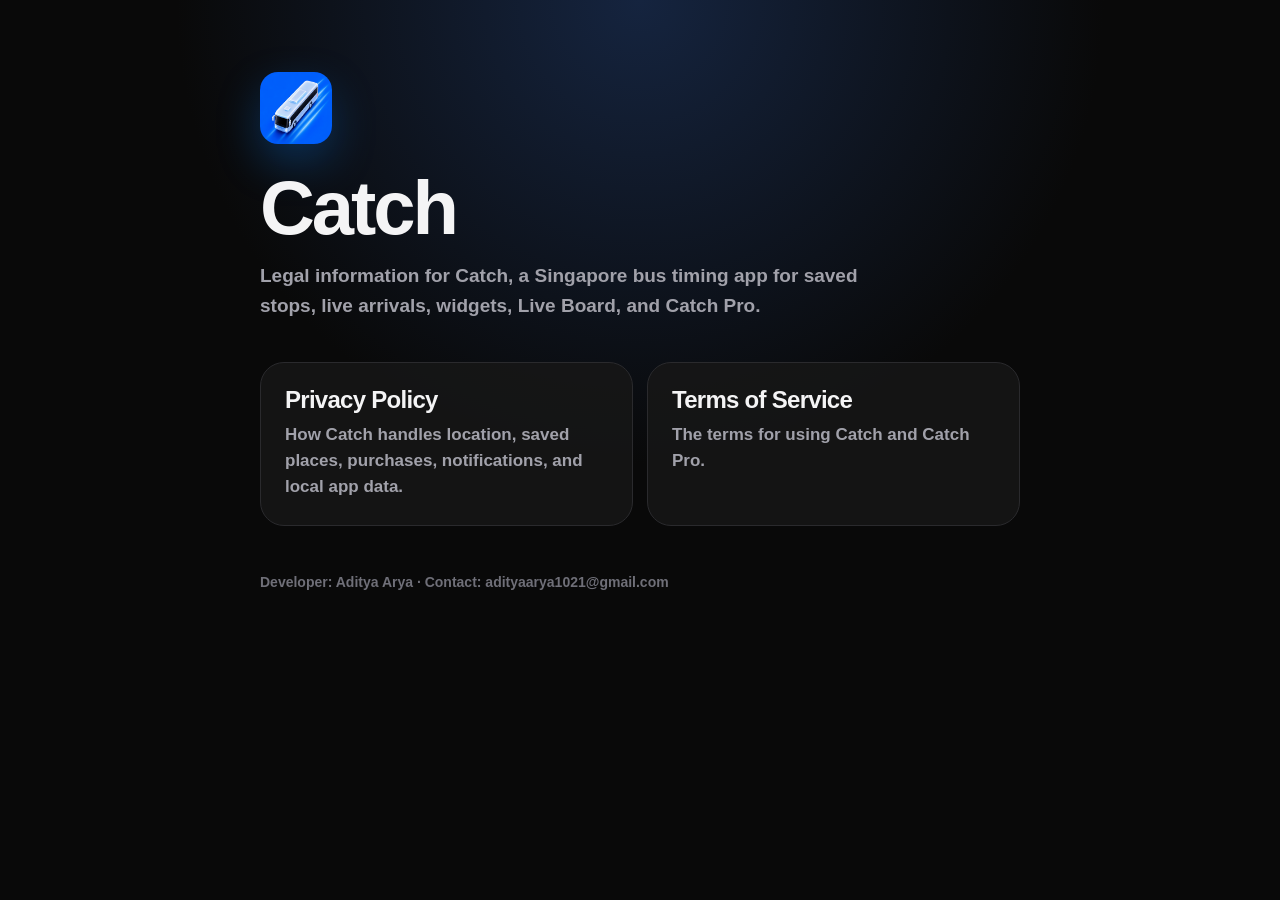
<file: docs/index.html>
<!doctype html>
<html lang="en">
<head>
  <meta charset="utf-8">
  <meta name="viewport" content="width=device-width, initial-scale=1">
  <title>Catch Legal</title>
  <meta name="description" content="Legal information for Catch, a Singapore bus timing app.">
  <style>
    :root {
      color-scheme: dark;
      --bg: #090909;
      --panel: #171717;
      --text: #f4f4f5;
      --muted: #a1a1aa;
      --line: #2a2a2d;
      --blue: #0a84ff;
    }

    * { box-sizing: border-box; }

    body {
      margin: 0;
      min-height: 100vh;
      background: radial-gradient(circle at top, #15243f 0, var(--bg) 42%);
      color: var(--text);
      font: 17px/1.55 -apple-system, BlinkMacSystemFont, "SF Pro Text", "Segoe UI", sans-serif;
      letter-spacing: 0;
    }

    main {
      width: min(760px, calc(100% - 40px));
      margin: 0 auto;
      padding: 72px 0;
    }

    .icon {
      width: 72px;
      height: 72px;
      border-radius: 18px;
      display: block;
      margin-bottom: 28px;
      box-shadow: 0 18px 44px rgba(10, 132, 255, 0.28);
    }

    h1 {
      margin: 0;
      font-size: clamp(48px, 9vw, 76px);
      line-height: 0.94;
      letter-spacing: -0.04em;
      font-weight: 800;
    }

    p {
      margin: 18px 0 0;
      color: var(--muted);
      max-width: 620px;
      font-size: 19px;
      font-weight: 600;
    }

    nav {
      display: grid;
      grid-template-columns: repeat(2, minmax(0, 1fr));
      gap: 14px;
      margin-top: 42px;
    }

    a.card {
      display: block;
      padding: 24px;
      border: 1px solid var(--line);
      border-radius: 24px;
      background: rgba(23, 23, 23, 0.86);
      color: var(--text);
      text-decoration: none;
    }

    a.card strong {
      display: block;
      font-size: 24px;
      line-height: 1.1;
      letter-spacing: -0.03em;
    }

    a.card span {
      display: block;
      margin-top: 8px;
      color: var(--muted);
      font-weight: 650;
    }

    footer {
      margin-top: 46px;
      color: #6f6f78;
      font-weight: 650;
      font-size: 14px;
    }

    @media (max-width: 560px) {
      main { padding: 48px 0; }
      nav { grid-template-columns: 1fr; }
    }
  </style>
</head>
<body>
  <main>
    <img class="icon" src="assets/catch-icon.png" alt="Catch app icon">
    <h1>Catch</h1>
    <p>Legal information for Catch, a Singapore bus timing app for saved stops, live arrivals, widgets, Live Board, and Catch Pro.</p>
    <nav aria-label="Legal pages">
      <a class="card" href="privacy.html">
        <strong>Privacy Policy</strong>
        <span>How Catch handles location, saved places, purchases, notifications, and local app data.</span>
      </a>
      <a class="card" href="terms.html">
        <strong>Terms of Service</strong>
        <span>The terms for using Catch and Catch Pro.</span>
      </a>
    </nav>
    <footer>Developer: Aditya Arya · Contact: adityaarya1021@gmail.com</footer>
  </main>
</body>
</html>
</file>
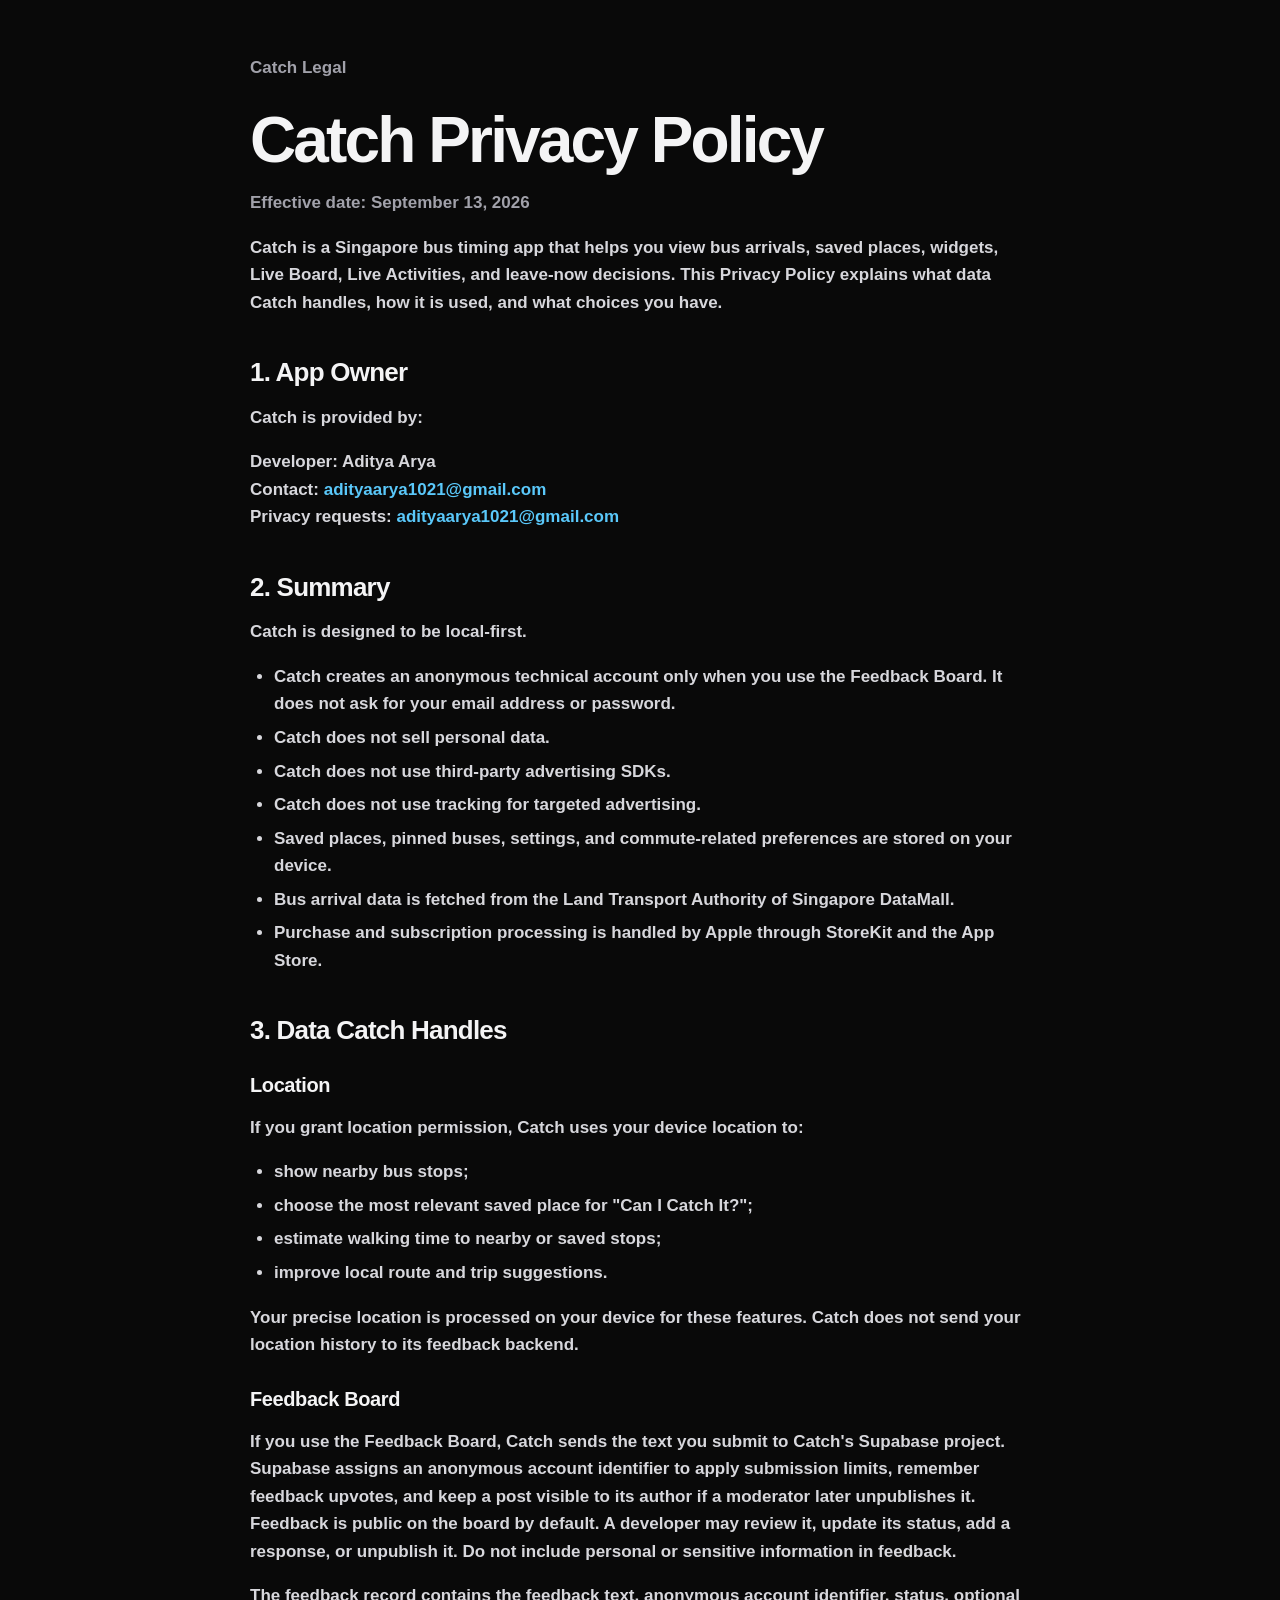
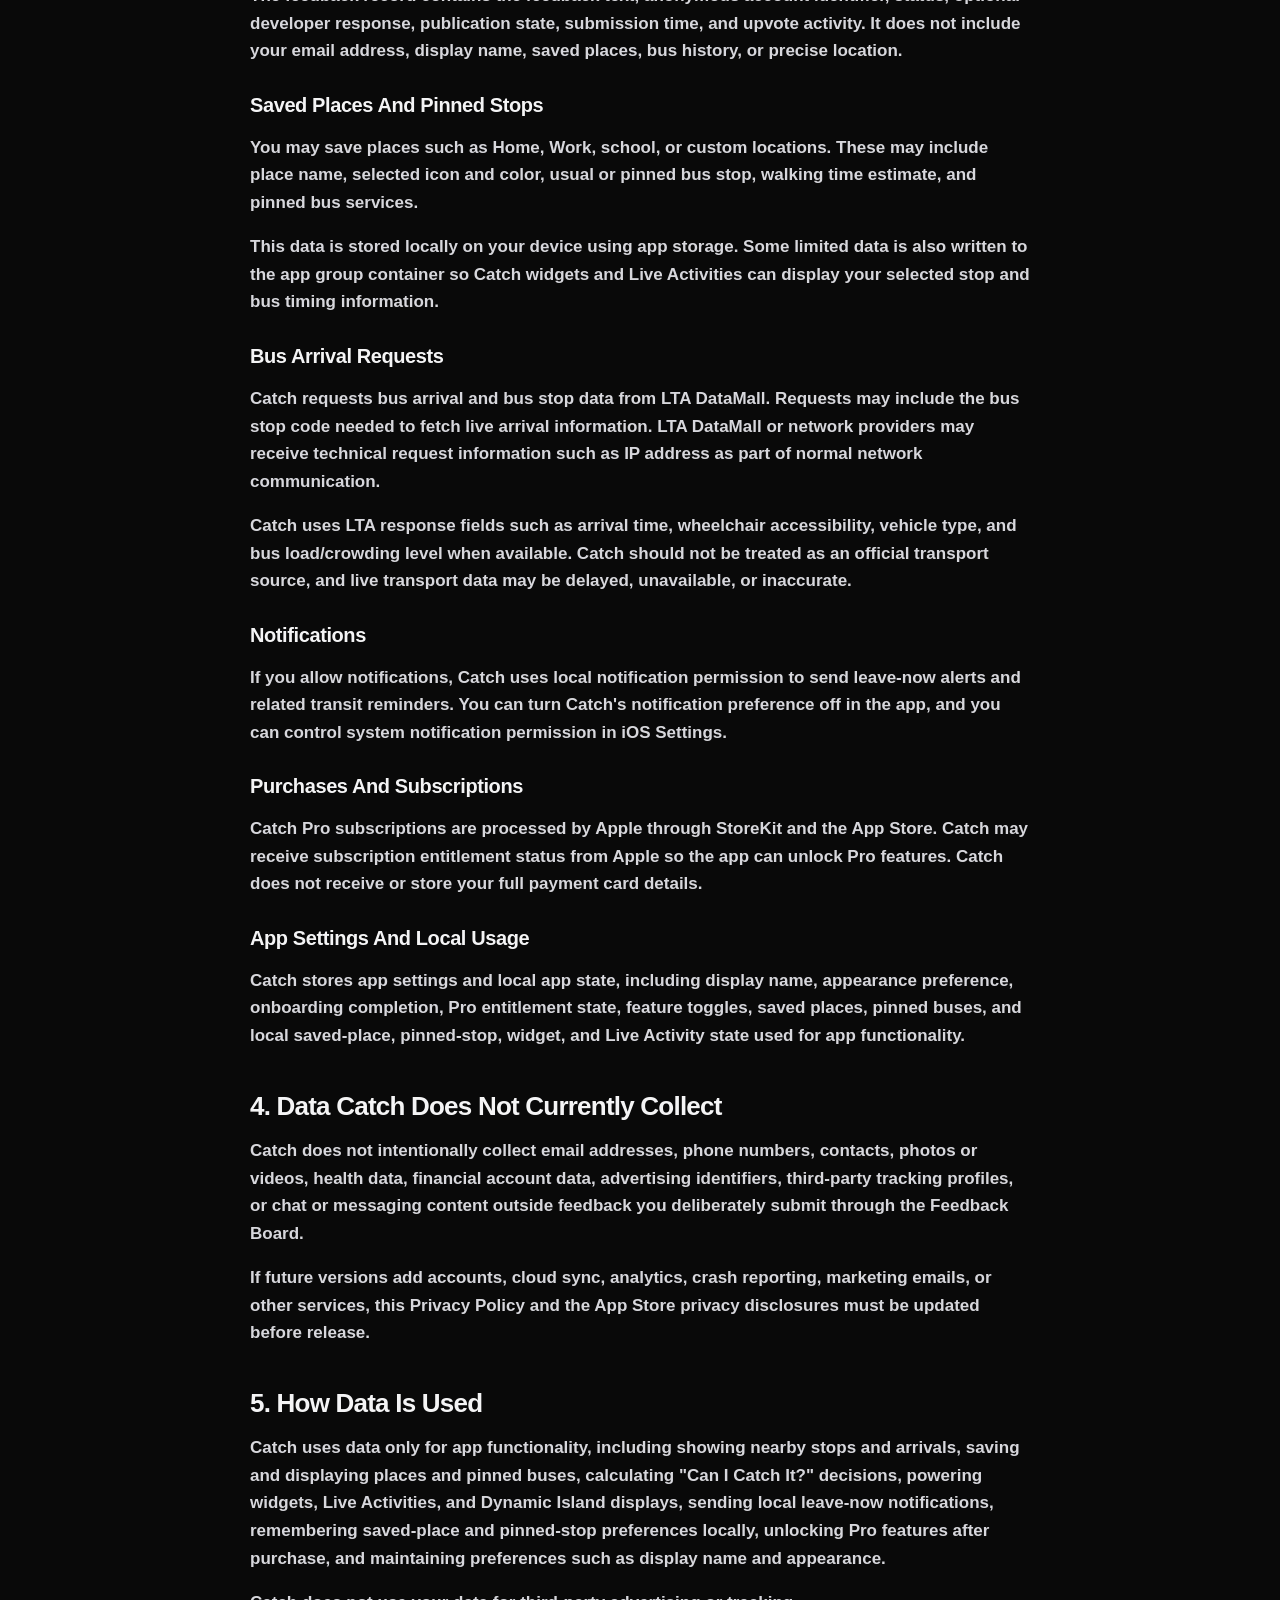
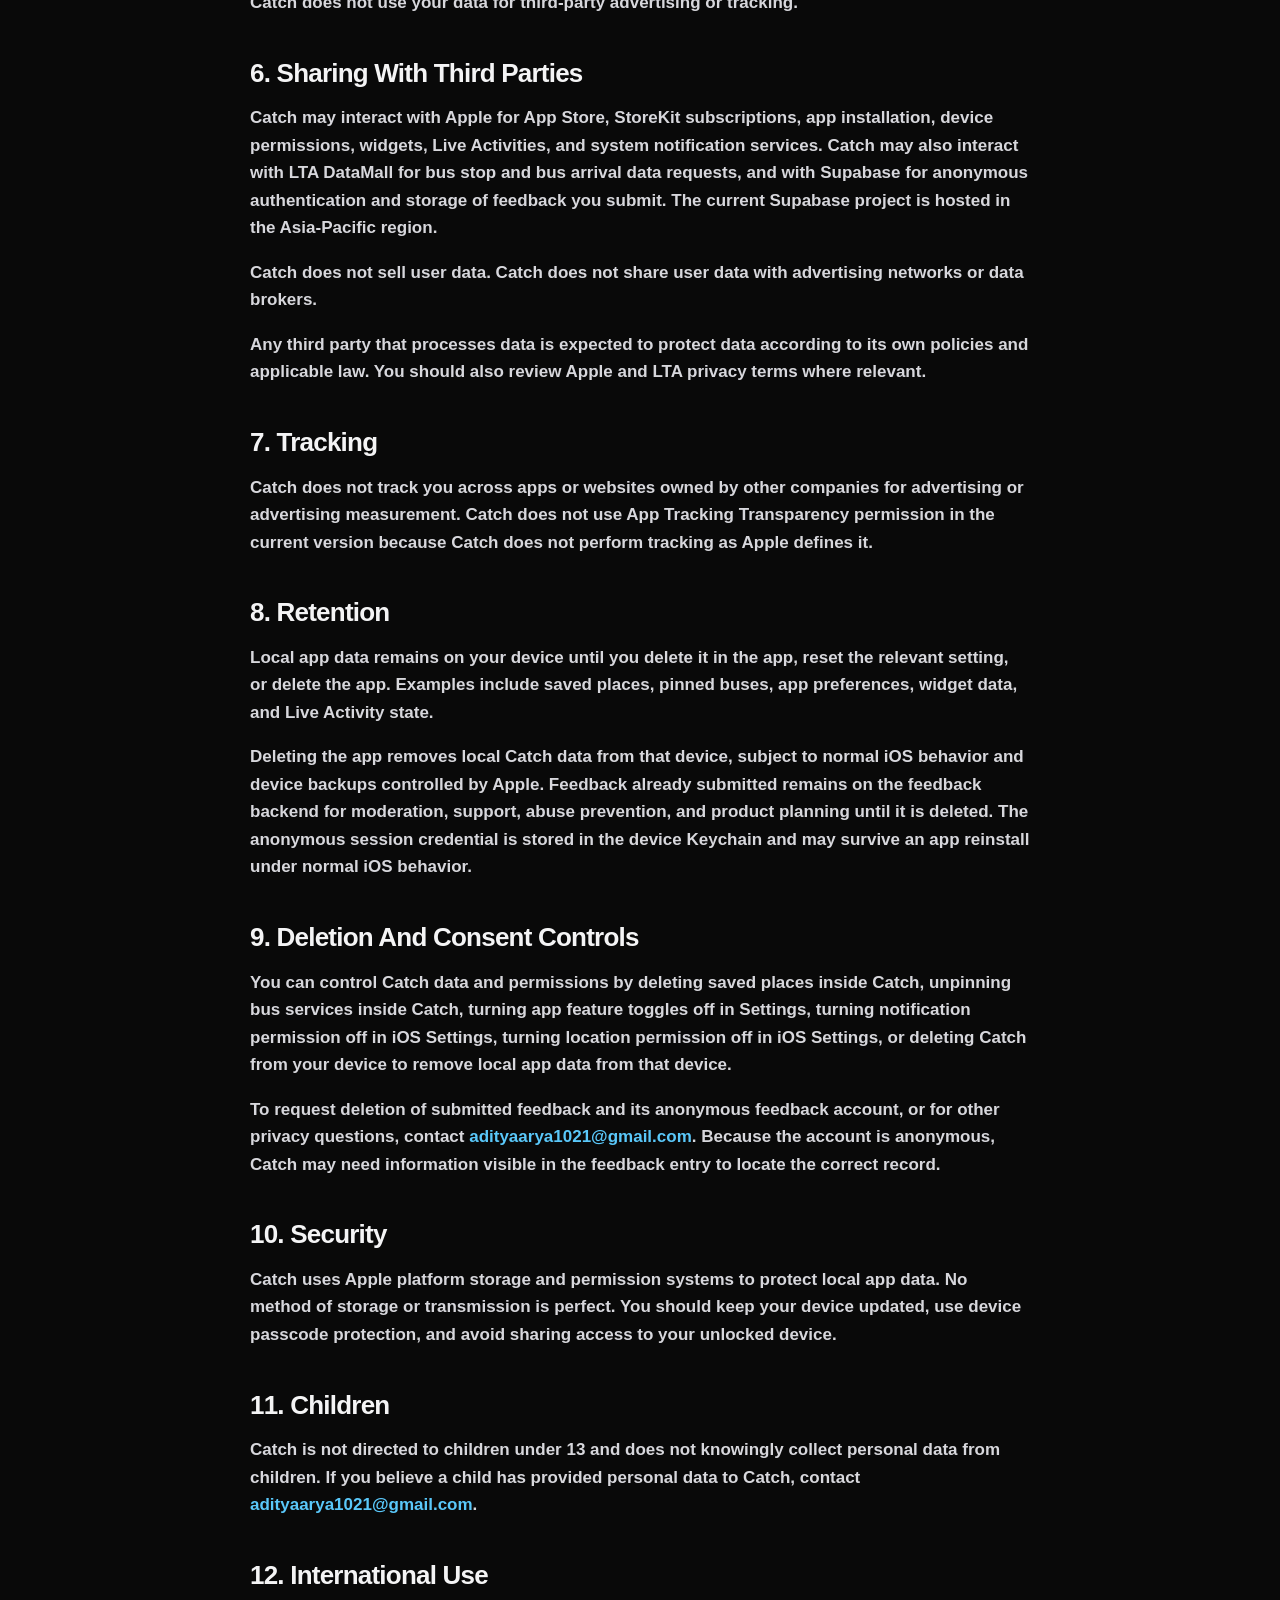
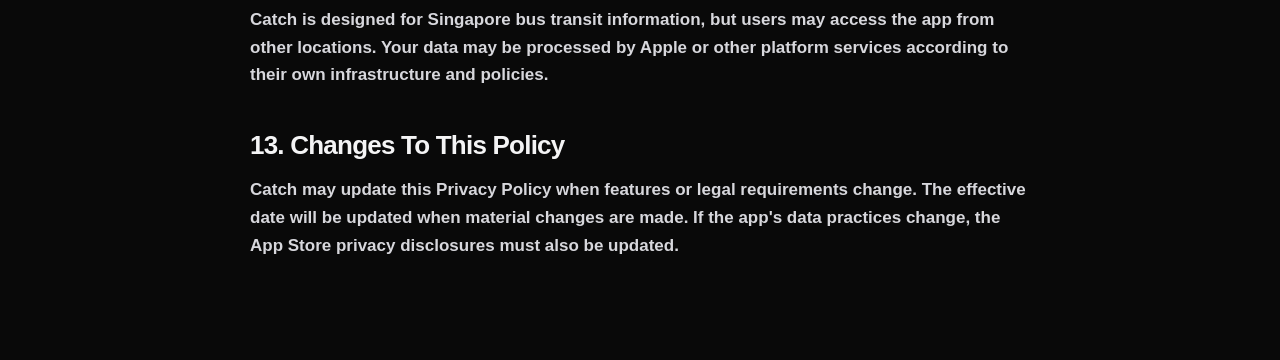
<file: docs/privacy.html>
<!doctype html>
<html lang="en">
<head>
  <meta charset="utf-8">
  <meta name="viewport" content="width=device-width, initial-scale=1">
  <title>Catch Privacy Policy</title>
  <meta name="description" content="Privacy Policy for Catch.">
  <link rel="stylesheet" href="styles.css">
</head>
<body>
  <main class="document">
    <a class="back" href="index.html">Catch Legal</a>
    <h1>Catch Privacy Policy</h1>
    <p class="effective">Effective date: September 13, 2026</p>

    <p>Catch is a Singapore bus timing app that helps you view bus arrivals, saved places, widgets, Live Board, Live Activities, and leave-now decisions. This Privacy Policy explains what data Catch handles, how it is used, and what choices you have.</p>

    <h2>1. App Owner</h2>
    <p>Catch is provided by:</p>
    <p>Developer: Aditya Arya<br>Contact: <a href="mailto:adityaarya1021@gmail.com">adityaarya1021@gmail.com</a><br>Privacy requests: <a href="mailto:adityaarya1021@gmail.com">adityaarya1021@gmail.com</a></p>

    <h2>2. Summary</h2>
    <p>Catch is designed to be local-first.</p>
    <ul>
      <li>Catch creates an anonymous technical account only when you use the Feedback Board. It does not ask for your email address or password.</li>
      <li>Catch does not sell personal data.</li>
      <li>Catch does not use third-party advertising SDKs.</li>
      <li>Catch does not use tracking for targeted advertising.</li>
      <li>Saved places, pinned buses, settings, and commute-related preferences are stored on your device.</li>
      <li>Bus arrival data is fetched from the Land Transport Authority of Singapore DataMall.</li>
      <li>Purchase and subscription processing is handled by Apple through StoreKit and the App Store.</li>
    </ul>

    <h2>3. Data Catch Handles</h2>
    <h3>Location</h3>
    <p>If you grant location permission, Catch uses your device location to:</p>
    <ul>
      <li>show nearby bus stops;</li>
      <li>choose the most relevant saved place for "Can I Catch It?";</li>
      <li>estimate walking time to nearby or saved stops;</li>
      <li>improve local route and trip suggestions.</li>
    </ul>
    <p>Your precise location is processed on your device for these features. Catch does not send your location history to its feedback backend.</p>

    <h3>Feedback Board</h3>
    <p>If you use the Feedback Board, Catch sends the text you submit to Catch's Supabase project. Supabase assigns an anonymous account identifier to apply submission limits, remember feedback upvotes, and keep a post visible to its author if a moderator later unpublishes it. Feedback is public on the board by default. A developer may review it, update its status, add a response, or unpublish it. Do not include personal or sensitive information in feedback.</p>
    <p>The feedback record contains the feedback text, anonymous account identifier, status, optional developer response, publication state, submission time, and upvote activity. It does not include your email address, display name, saved places, bus history, or precise location.</p>

    <h3>Saved Places And Pinned Stops</h3>
    <p>You may save places such as Home, Work, school, or custom locations. These may include place name, selected icon and color, usual or pinned bus stop, walking time estimate, and pinned bus services.</p>
    <p>This data is stored locally on your device using app storage. Some limited data is also written to the app group container so Catch widgets and Live Activities can display your selected stop and bus timing information.</p>

    <h3>Bus Arrival Requests</h3>
    <p>Catch requests bus arrival and bus stop data from LTA DataMall. Requests may include the bus stop code needed to fetch live arrival information. LTA DataMall or network providers may receive technical request information such as IP address as part of normal network communication.</p>
    <p>Catch uses LTA response fields such as arrival time, wheelchair accessibility, vehicle type, and bus load/crowding level when available. Catch should not be treated as an official transport source, and live transport data may be delayed, unavailable, or inaccurate.</p>

    <h3>Notifications</h3>
    <p>If you allow notifications, Catch uses local notification permission to send leave-now alerts and related transit reminders. You can turn Catch's notification preference off in the app, and you can control system notification permission in iOS Settings.</p>

    <h3>Purchases And Subscriptions</h3>
    <p>Catch Pro subscriptions are processed by Apple through StoreKit and the App Store. Catch may receive subscription entitlement status from Apple so the app can unlock Pro features. Catch does not receive or store your full payment card details.</p>

    <h3>App Settings And Local Usage</h3>
    <p>Catch stores app settings and local app state, including display name, appearance preference, onboarding completion, Pro entitlement state, feature toggles, saved places, pinned buses, and local saved-place, pinned-stop, widget, and Live Activity state used for app functionality.</p>

    <h2>4. Data Catch Does Not Currently Collect</h2>
    <p>Catch does not intentionally collect email addresses, phone numbers, contacts, photos or videos, health data, financial account data, advertising identifiers, third-party tracking profiles, or chat or messaging content outside feedback you deliberately submit through the Feedback Board.</p>
    <p>If future versions add accounts, cloud sync, analytics, crash reporting, marketing emails, or other services, this Privacy Policy and the App Store privacy disclosures must be updated before release.</p>

    <h2>5. How Data Is Used</h2>
    <p>Catch uses data only for app functionality, including showing nearby stops and arrivals, saving and displaying places and pinned buses, calculating "Can I Catch It?" decisions, powering widgets, Live Activities, and Dynamic Island displays, sending local leave-now notifications, remembering saved-place and pinned-stop preferences locally, unlocking Pro features after purchase, and maintaining preferences such as display name and appearance.</p>
    <p>Catch does not use your data for third-party advertising or tracking.</p>

    <h2>6. Sharing With Third Parties</h2>
    <p>Catch may interact with Apple for App Store, StoreKit subscriptions, app installation, device permissions, widgets, Live Activities, and system notification services. Catch may also interact with LTA DataMall for bus stop and bus arrival data requests, and with Supabase for anonymous authentication and storage of feedback you submit. The current Supabase project is hosted in the Asia-Pacific region.</p>
    <p>Catch does not sell user data. Catch does not share user data with advertising networks or data brokers.</p>
    <p>Any third party that processes data is expected to protect data according to its own policies and applicable law. You should also review Apple and LTA privacy terms where relevant.</p>

    <h2>7. Tracking</h2>
    <p>Catch does not track you across apps or websites owned by other companies for advertising or advertising measurement. Catch does not use App Tracking Transparency permission in the current version because Catch does not perform tracking as Apple defines it.</p>

    <h2>8. Retention</h2>
    <p>Local app data remains on your device until you delete it in the app, reset the relevant setting, or delete the app. Examples include saved places, pinned buses, app preferences, widget data, and Live Activity state.</p>
    <p>Deleting the app removes local Catch data from that device, subject to normal iOS behavior and device backups controlled by Apple. Feedback already submitted remains on the feedback backend for moderation, support, abuse prevention, and product planning until it is deleted. The anonymous session credential is stored in the device Keychain and may survive an app reinstall under normal iOS behavior.</p>

    <h2>9. Deletion And Consent Controls</h2>
    <p>You can control Catch data and permissions by deleting saved places inside Catch, unpinning bus services inside Catch, turning app feature toggles off in Settings, turning notification permission off in iOS Settings, turning location permission off in iOS Settings, or deleting Catch from your device to remove local app data from that device.</p>
    <p>To request deletion of submitted feedback and its anonymous feedback account, or for other privacy questions, contact <a href="mailto:adityaarya1021@gmail.com">adityaarya1021@gmail.com</a>. Because the account is anonymous, Catch may need information visible in the feedback entry to locate the correct record.</p>

    <h2>10. Security</h2>
    <p>Catch uses Apple platform storage and permission systems to protect local app data. No method of storage or transmission is perfect. You should keep your device updated, use device passcode protection, and avoid sharing access to your unlocked device.</p>

    <h2>11. Children</h2>
    <p>Catch is not directed to children under 13 and does not knowingly collect personal data from children. If you believe a child has provided personal data to Catch, contact <a href="mailto:adityaarya1021@gmail.com">adityaarya1021@gmail.com</a>.</p>

    <h2>12. International Use</h2>
    <p>Catch is designed for Singapore bus transit information, but users may access the app from other locations. Your data may be processed by Apple or other platform services according to their own infrastructure and policies.</p>

    <h2>13. Changes To This Policy</h2>
    <p>Catch may update this Privacy Policy when features or legal requirements change. The effective date will be updated when material changes are made. If the app's data practices change, the App Store privacy disclosures must also be updated.</p>
  </main>
</body>
</html>
</file>
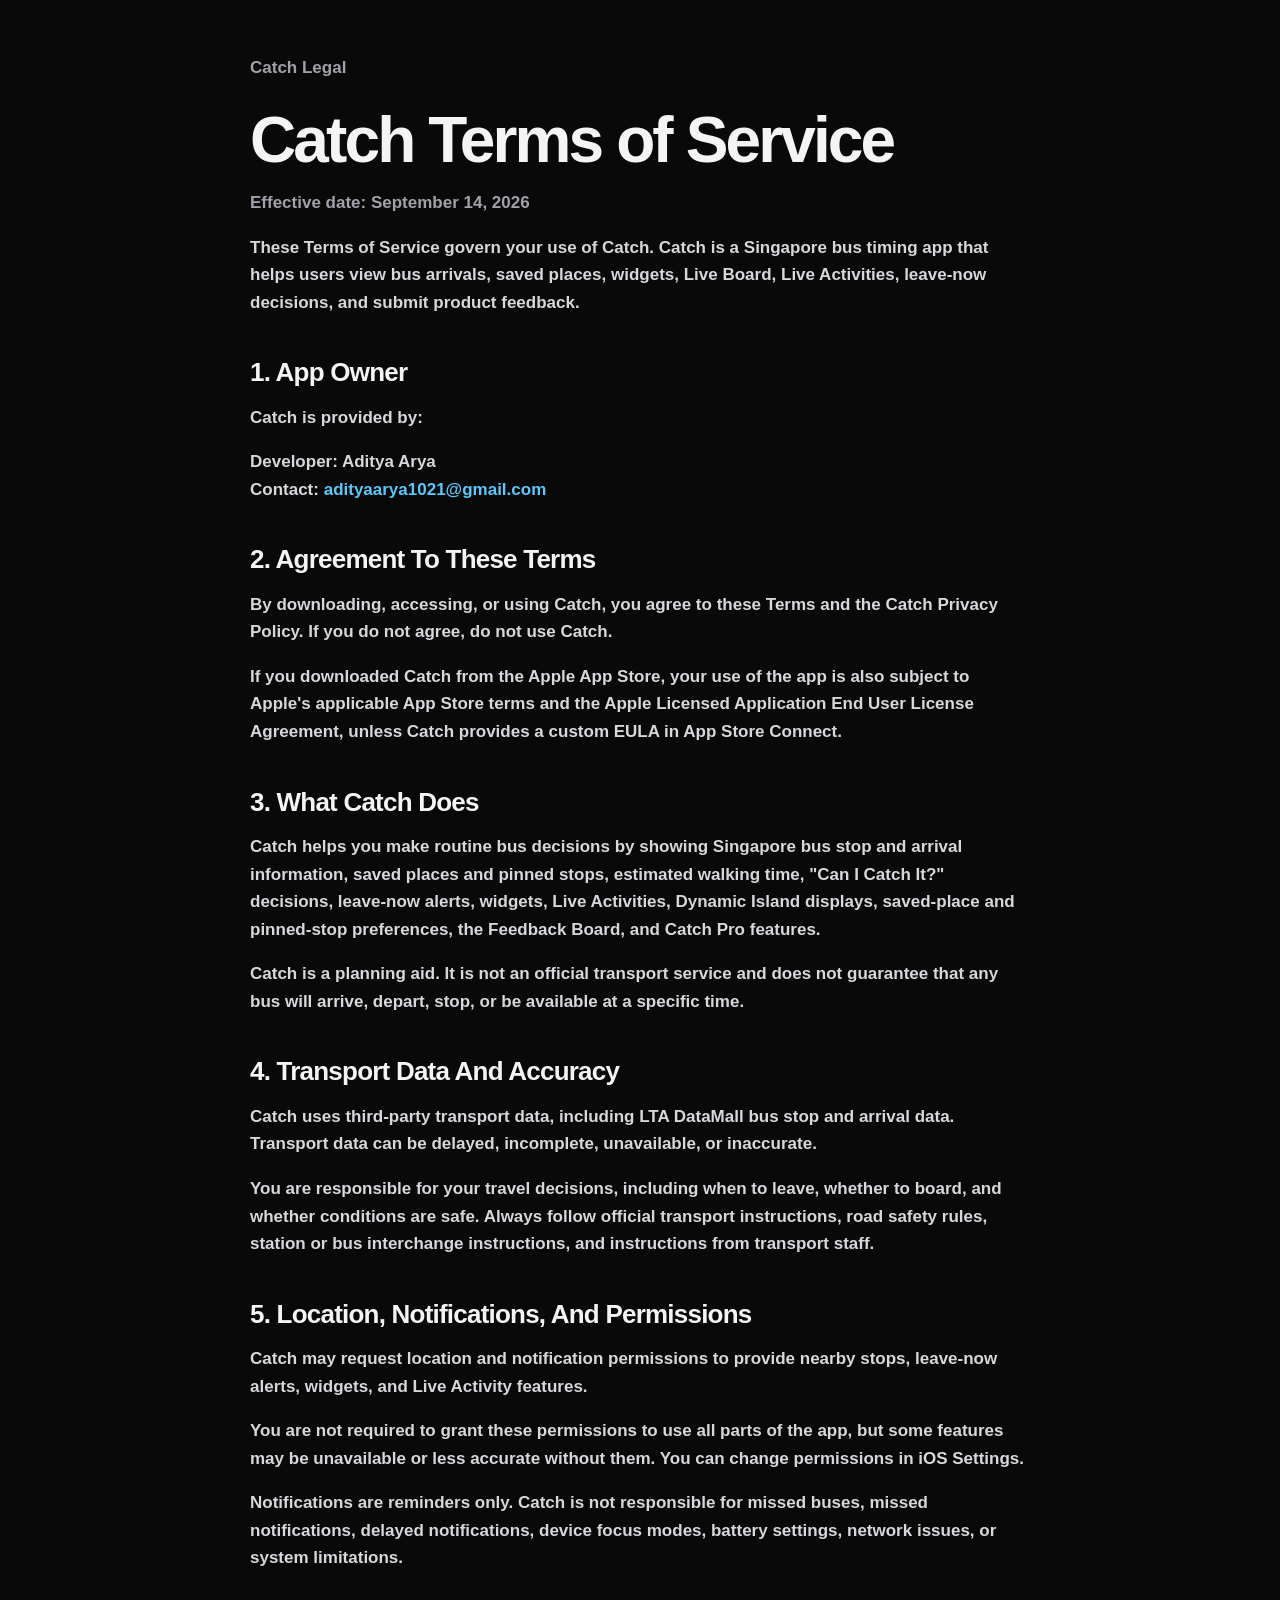
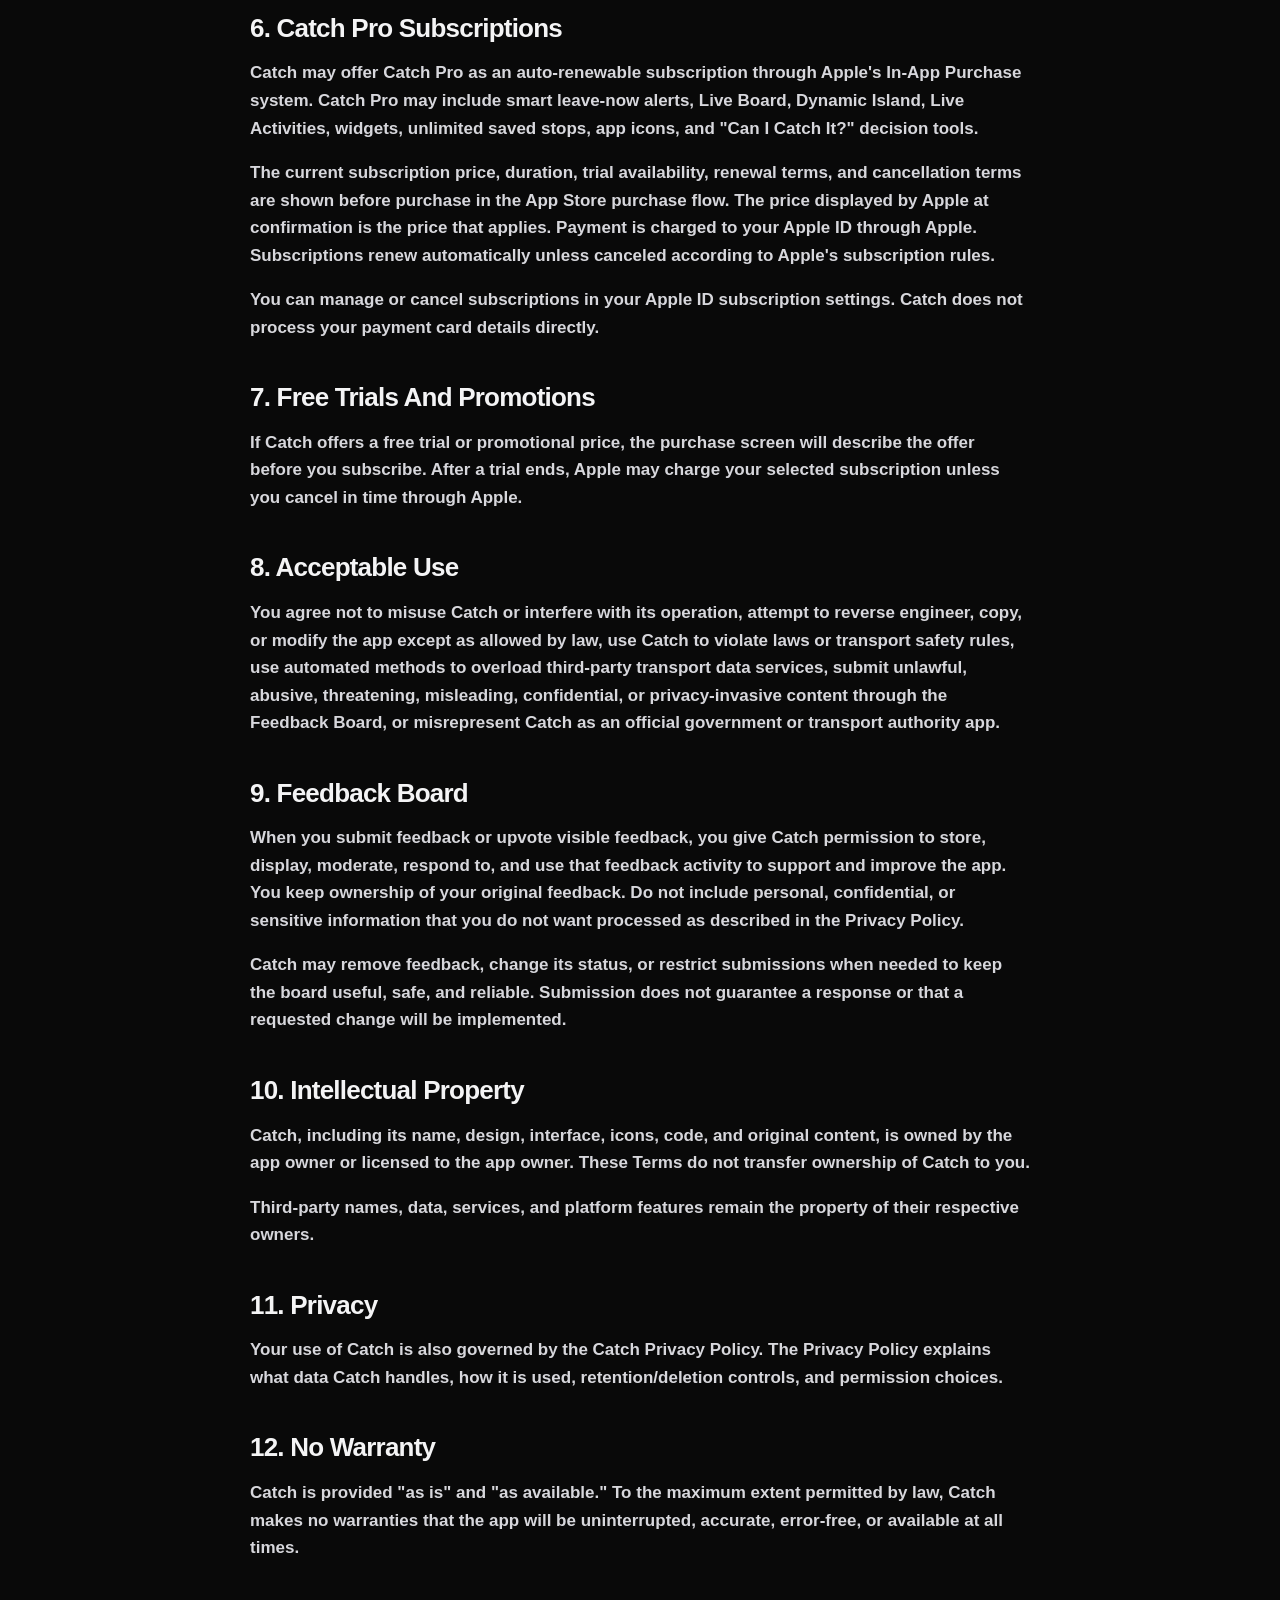
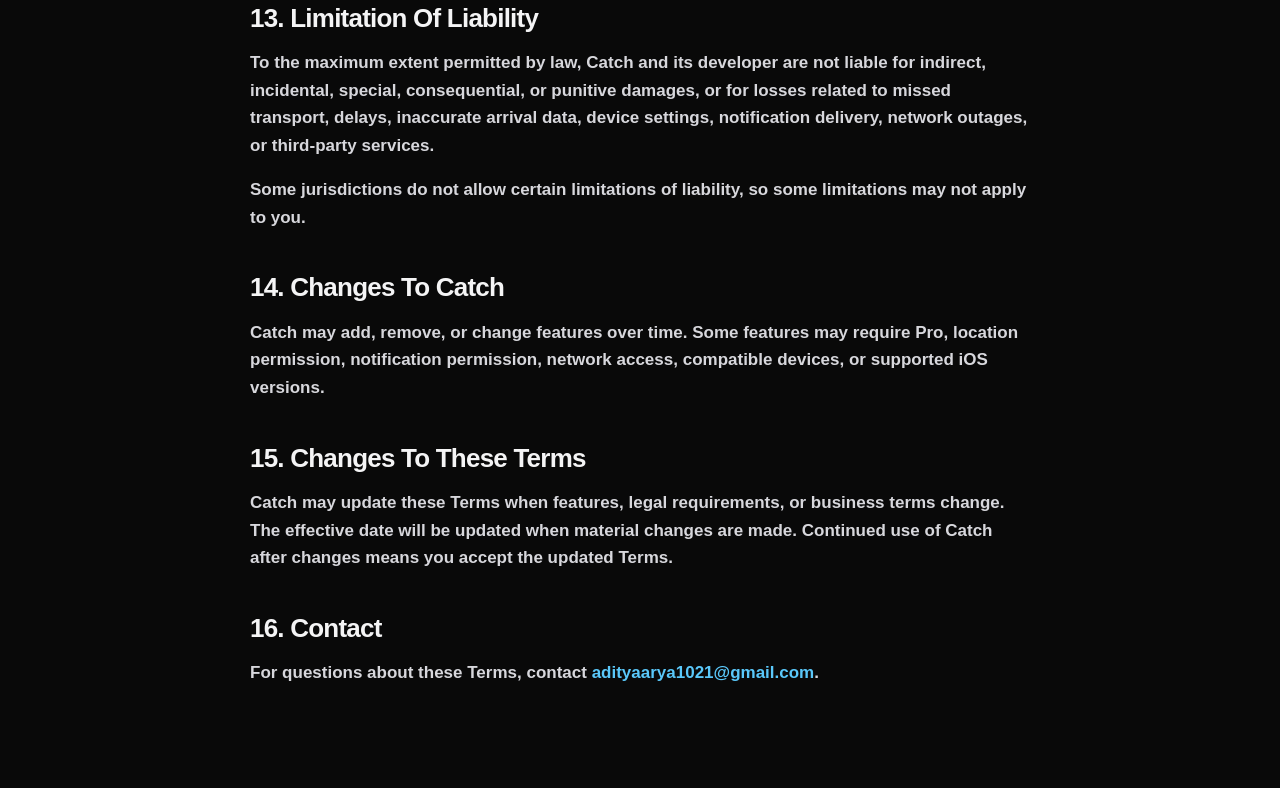
<file: docs/terms.html>
<!doctype html>
<html lang="en">
<head>
  <meta charset="utf-8">
  <meta name="viewport" content="width=device-width, initial-scale=1">
  <title>Catch Terms of Service</title>
  <meta name="description" content="Terms of Service for Catch.">
  <link rel="stylesheet" href="styles.css">
</head>
<body>
  <main class="document">
    <a class="back" href="index.html">Catch Legal</a>
    <h1>Catch Terms of Service</h1>
    <p class="effective">Effective date: September 14, 2026</p>

    <p>These Terms of Service govern your use of Catch. Catch is a Singapore bus timing app that helps users view bus arrivals, saved places, widgets, Live Board, Live Activities, leave-now decisions, and submit product feedback.</p>

    <h2>1. App Owner</h2>
    <p>Catch is provided by:</p>
    <p>Developer: Aditya Arya<br>Contact: <a href="mailto:adityaarya1021@gmail.com">adityaarya1021@gmail.com</a></p>

    <h2>2. Agreement To These Terms</h2>
    <p>By downloading, accessing, or using Catch, you agree to these Terms and the Catch Privacy Policy. If you do not agree, do not use Catch.</p>
    <p>If you downloaded Catch from the Apple App Store, your use of the app is also subject to Apple's applicable App Store terms and the Apple Licensed Application End User License Agreement, unless Catch provides a custom EULA in App Store Connect.</p>

    <h2>3. What Catch Does</h2>
    <p>Catch helps you make routine bus decisions by showing Singapore bus stop and arrival information, saved places and pinned stops, estimated walking time, "Can I Catch It?" decisions, leave-now alerts, widgets, Live Activities, Dynamic Island displays, saved-place and pinned-stop preferences, the Feedback Board, and Catch Pro features.</p>
    <p>Catch is a planning aid. It is not an official transport service and does not guarantee that any bus will arrive, depart, stop, or be available at a specific time.</p>

    <h2>4. Transport Data And Accuracy</h2>
    <p>Catch uses third-party transport data, including LTA DataMall bus stop and arrival data. Transport data can be delayed, incomplete, unavailable, or inaccurate.</p>
    <p>You are responsible for your travel decisions, including when to leave, whether to board, and whether conditions are safe. Always follow official transport instructions, road safety rules, station or bus interchange instructions, and instructions from transport staff.</p>

    <h2>5. Location, Notifications, And Permissions</h2>
    <p>Catch may request location and notification permissions to provide nearby stops, leave-now alerts, widgets, and Live Activity features.</p>
    <p>You are not required to grant these permissions to use all parts of the app, but some features may be unavailable or less accurate without them. You can change permissions in iOS Settings.</p>
    <p>Notifications are reminders only. Catch is not responsible for missed buses, missed notifications, delayed notifications, device focus modes, battery settings, network issues, or system limitations.</p>

    <h2>6. Catch Pro Subscriptions</h2>
    <p>Catch may offer Catch Pro as an auto-renewable subscription through Apple's In-App Purchase system. Catch Pro may include smart leave-now alerts, Live Board, Dynamic Island, Live Activities, widgets, unlimited saved stops, app icons, and "Can I Catch It?" decision tools.</p>
    <p>The current subscription price, duration, trial availability, renewal terms, and cancellation terms are shown before purchase in the App Store purchase flow. The price displayed by Apple at confirmation is the price that applies. Payment is charged to your Apple ID through Apple. Subscriptions renew automatically unless canceled according to Apple's subscription rules.</p>
    <p>You can manage or cancel subscriptions in your Apple ID subscription settings. Catch does not process your payment card details directly.</p>

    <h2>7. Free Trials And Promotions</h2>
    <p>If Catch offers a free trial or promotional price, the purchase screen will describe the offer before you subscribe. After a trial ends, Apple may charge your selected subscription unless you cancel in time through Apple.</p>

    <h2>8. Acceptable Use</h2>
    <p>You agree not to misuse Catch or interfere with its operation, attempt to reverse engineer, copy, or modify the app except as allowed by law, use Catch to violate laws or transport safety rules, use automated methods to overload third-party transport data services, submit unlawful, abusive, threatening, misleading, confidential, or privacy-invasive content through the Feedback Board, or misrepresent Catch as an official government or transport authority app.</p>

    <h2>9. Feedback Board</h2>
    <p>When you submit feedback or upvote visible feedback, you give Catch permission to store, display, moderate, respond to, and use that feedback activity to support and improve the app. You keep ownership of your original feedback. Do not include personal, confidential, or sensitive information that you do not want processed as described in the Privacy Policy.</p>
    <p>Catch may remove feedback, change its status, or restrict submissions when needed to keep the board useful, safe, and reliable. Submission does not guarantee a response or that a requested change will be implemented.</p>

    <h2>10. Intellectual Property</h2>
    <p>Catch, including its name, design, interface, icons, code, and original content, is owned by the app owner or licensed to the app owner. These Terms do not transfer ownership of Catch to you.</p>
    <p>Third-party names, data, services, and platform features remain the property of their respective owners.</p>

    <h2>11. Privacy</h2>
    <p>Your use of Catch is also governed by the Catch Privacy Policy. The Privacy Policy explains what data Catch handles, how it is used, retention/deletion controls, and permission choices.</p>

    <h2>12. No Warranty</h2>
    <p>Catch is provided "as is" and "as available." To the maximum extent permitted by law, Catch makes no warranties that the app will be uninterrupted, accurate, error-free, or available at all times.</p>

    <h2>13. Limitation Of Liability</h2>
    <p>To the maximum extent permitted by law, Catch and its developer are not liable for indirect, incidental, special, consequential, or punitive damages, or for losses related to missed transport, delays, inaccurate arrival data, device settings, notification delivery, network outages, or third-party services.</p>
    <p>Some jurisdictions do not allow certain limitations of liability, so some limitations may not apply to you.</p>

    <h2>14. Changes To Catch</h2>
    <p>Catch may add, remove, or change features over time. Some features may require Pro, location permission, notification permission, network access, compatible devices, or supported iOS versions.</p>

    <h2>15. Changes To These Terms</h2>
    <p>Catch may update these Terms when features, legal requirements, or business terms change. The effective date will be updated when material changes are made. Continued use of Catch after changes means you accept the updated Terms.</p>

    <h2>16. Contact</h2>
    <p>For questions about these Terms, contact <a href="mailto:adityaarya1021@gmail.com">adityaarya1021@gmail.com</a>.</p>
  </main>
</body>
</html>
</file>
<file: docs/styles.css>
:root {
  color-scheme: dark;
  --bg: #090909;
  --panel: #171717;
  --text: #f4f4f5;
  --muted: #a1a1aa;
  --line: #2a2a2d;
  --blue: #5ac8fa;
}

* { box-sizing: border-box; }

body {
  margin: 0;
  background: #090909;
  color: var(--text);
  font: 17px/1.62 -apple-system, BlinkMacSystemFont, "SF Pro Text", "Segoe UI", sans-serif;
  letter-spacing: 0;
}

a {
  color: var(--blue);
  text-decoration: none;
}

a:hover { text-decoration: underline; }

.document {
  width: min(780px, calc(100% - 40px));
  margin: 0 auto;
  padding: 54px 0 84px;
}

.back {
  display: inline-flex;
  margin-bottom: 28px;
  color: var(--muted);
  font-weight: 750;
}

h1 {
  margin: 0;
  font-size: clamp(38px, 8vw, 64px);
  line-height: 0.96;
  letter-spacing: -0.045em;
  font-weight: 850;
}

.effective {
  margin-top: 18px;
  color: var(--muted);
  font-weight: 700;
}

h2 {
  margin: 42px 0 10px;
  font-size: 26px;
  line-height: 1.1;
  letter-spacing: -0.03em;
}

h3 {
  margin: 28px 0 8px;
  font-size: 20px;
  line-height: 1.2;
  letter-spacing: -0.02em;
}

p, li {
  color: #d7d7dc;
  font-weight: 560;
}

ul {
  padding-left: 24px;
}

li + li {
  margin-top: 6px;
}

@media (max-width: 560px) {
  .document { padding-top: 38px; }
}
</file>
